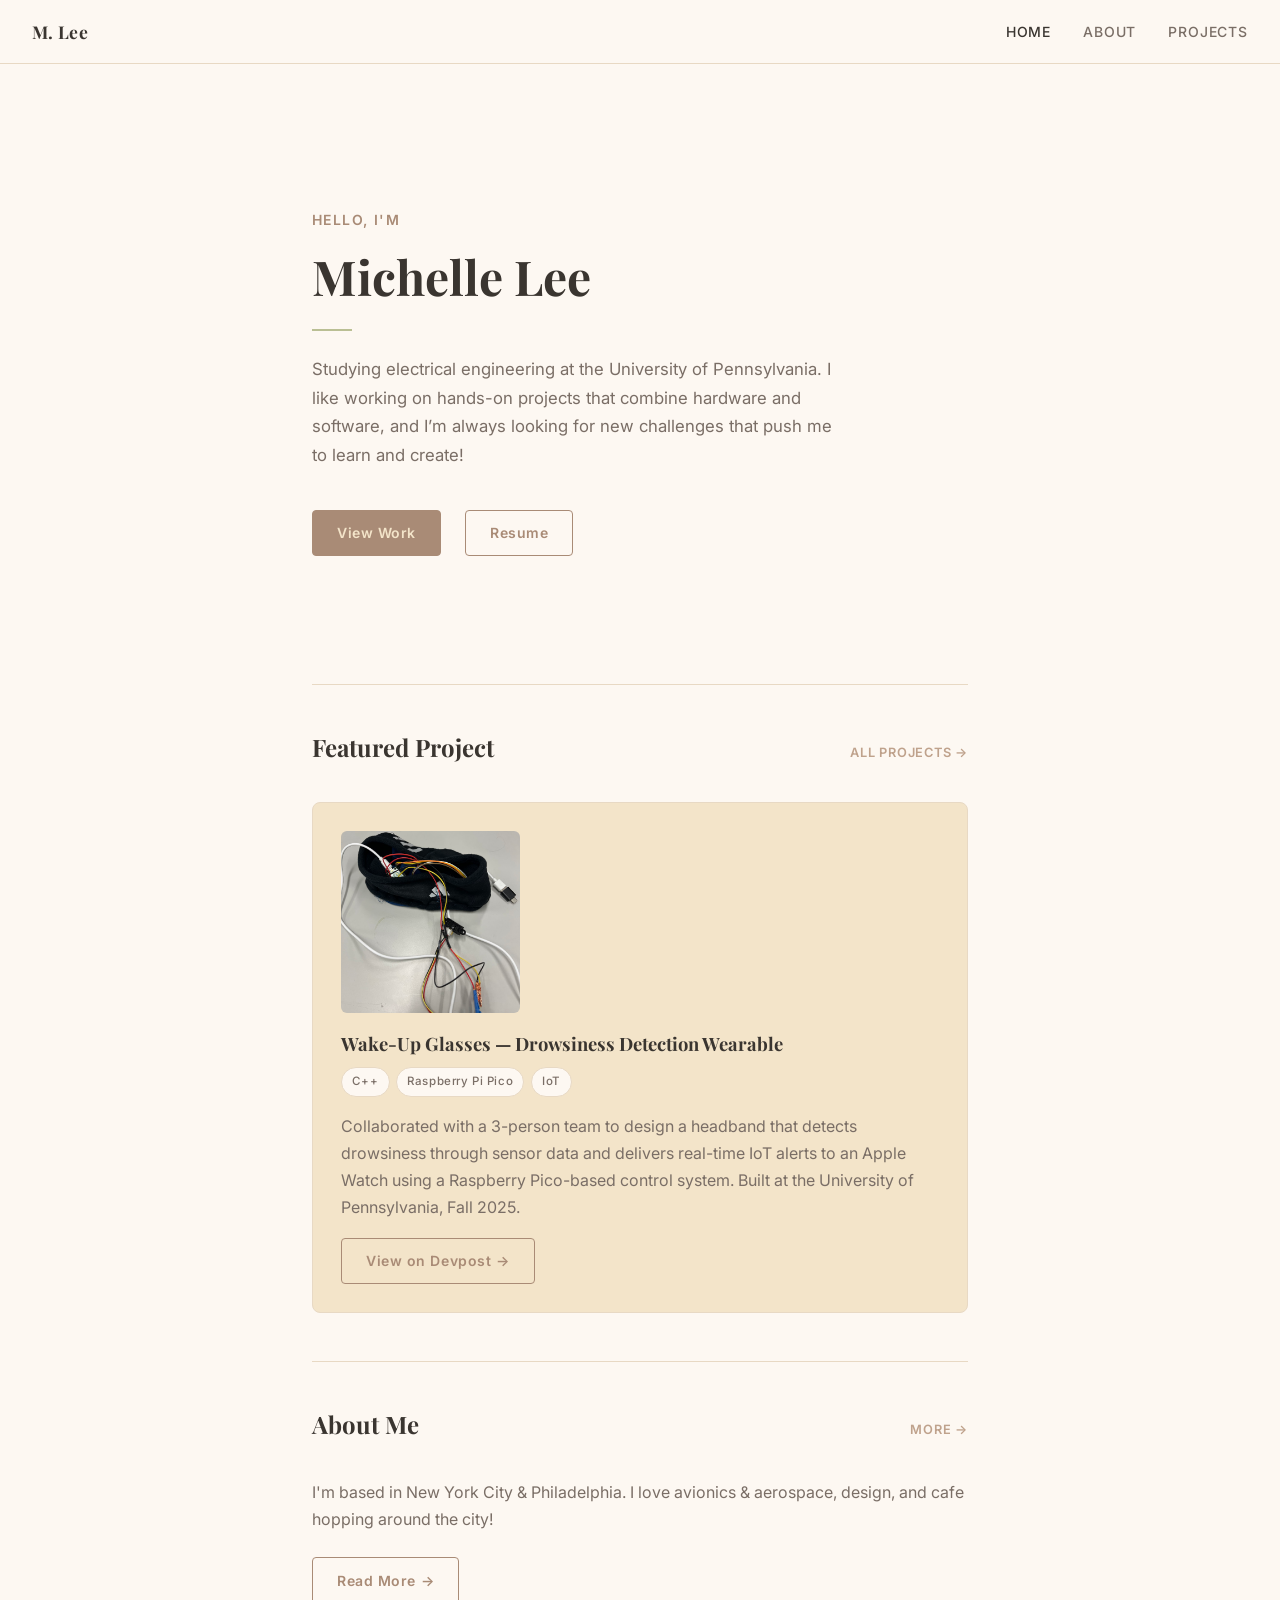
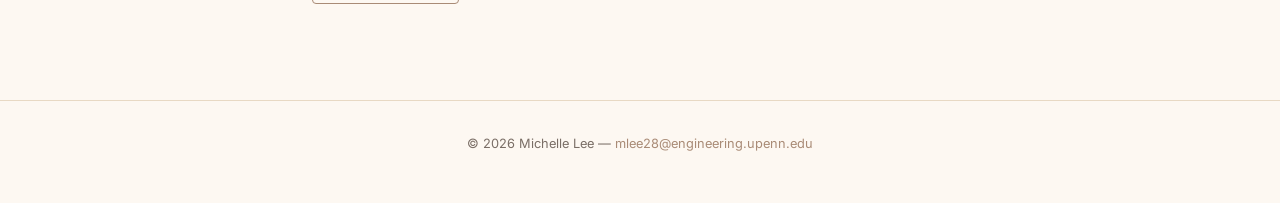
<file: index.html>
<!DOCTYPE html>
<html lang="en">
<head>
  <meta charset="UTF-8" />
  <meta name="viewport" content="width=device-width, initial-scale=1.0" />
  <title>M. Lee — Portfolio</title>
  <link rel="preconnect" href="https://fonts.googleapis.com" />
  <link rel="preconnect" href="https://fonts.gstatic.com" crossorigin />
  <link href="https://fonts.googleapis.com/css2?family=Inter:wght@400;500;600&family=Playfair+Display:wght@700&display=swap" rel="stylesheet" />
  <link rel="stylesheet" href="style.css" />
</head>
<body>

  <nav>
    <a href="index.html" class="nav-logo">M. Lee</a>
    <ul class="nav-links">
      <li><a href="index.html" class="active">Home</a></li>
      <li><a href="about.html">About</a></li>
      <li><a href="projects.html">Projects</a></li>
    </ul>
  </nav>

  <main class="page">

    <!-- Hero -->
    <section class="hero">
      <p class="hero-greeting">Hello, I'm</p>
      <h1>Michelle Lee</h1>
      <div class="divider"></div>
      <p class="hero-sub">
        Studying electrical engineering at the University of Pennsylvania. I like 
        working on hands-on projects that combine hardware and software, and I’m 
        always looking for new challenges that push me to learn and create!
      </p>
      <div class="hero-actions">
        <a href="projects.html" class="btn btn-primary">View Work</a>
        <a href="resume.pdf" class="btn btn-outline" target="_blank">Resume</a>
      </div>
    </section>

    <!-- Featured project teaser -->
    <section class="section">
      <div class="section-header">
        <h2>Featured Project</h2>
        <a href="projects.html" class="section-link">All Projects →</a>
      </div>
      <div class="featured-card">
        <img src="images/wake-up-glasses.png" alt="Wake-Up Glasses prototype — headband with Raspberry Pi Pico and sensor wiring" style="width:30%; border-radius:6px; margin-bottom:1.25rem;">
        <h3>Wake-Up Glasses — Drowsiness Detection Wearable</h3>
        <div class="tag-list">
          <span class="tag">C++</span>
          <span class="tag">Raspberry Pi Pico</span>
          <span class="tag">IoT</span>
        </div>
        <p>
          Collaborated with a 3-person team to design a headband that detects drowsiness through sensor data and delivers real-time IoT alerts to an Apple Watch using a Raspberry Pico-based control system. Built at the University of Pennsylvania, Fall 2025.
        </p>
        <a href="https://devpost.com/software/wake-up-glasses" class="btn btn-outline" style="margin-left:0;" target="_blank">View on Devpost →</a>
      </div>
    </section>

    <!-- About teaser -->
    <section class="section">
      <div class="section-header">
        <h2>About Me</h2>
        <a href="about.html" class="section-link">More →</a>
      </div>
      <p>
        I'm based in New York City & Philadelphia. I love avionics & aerospace, design,
        and cafe hopping around the city!
      </p>
      <a href="about.html" class="btn btn-outline" style="margin-left:0; margin-top:0.5rem;">Read More →</a>
    </section>

  </main>

  <footer>
    <p>
      &copy; 2026 Michelle Lee &mdash;
      <a href="mailto:hello@example.com">mlee28@engineering.upenn.edu</a>
    </p>
  </footer>

</body>
</html>
</file>
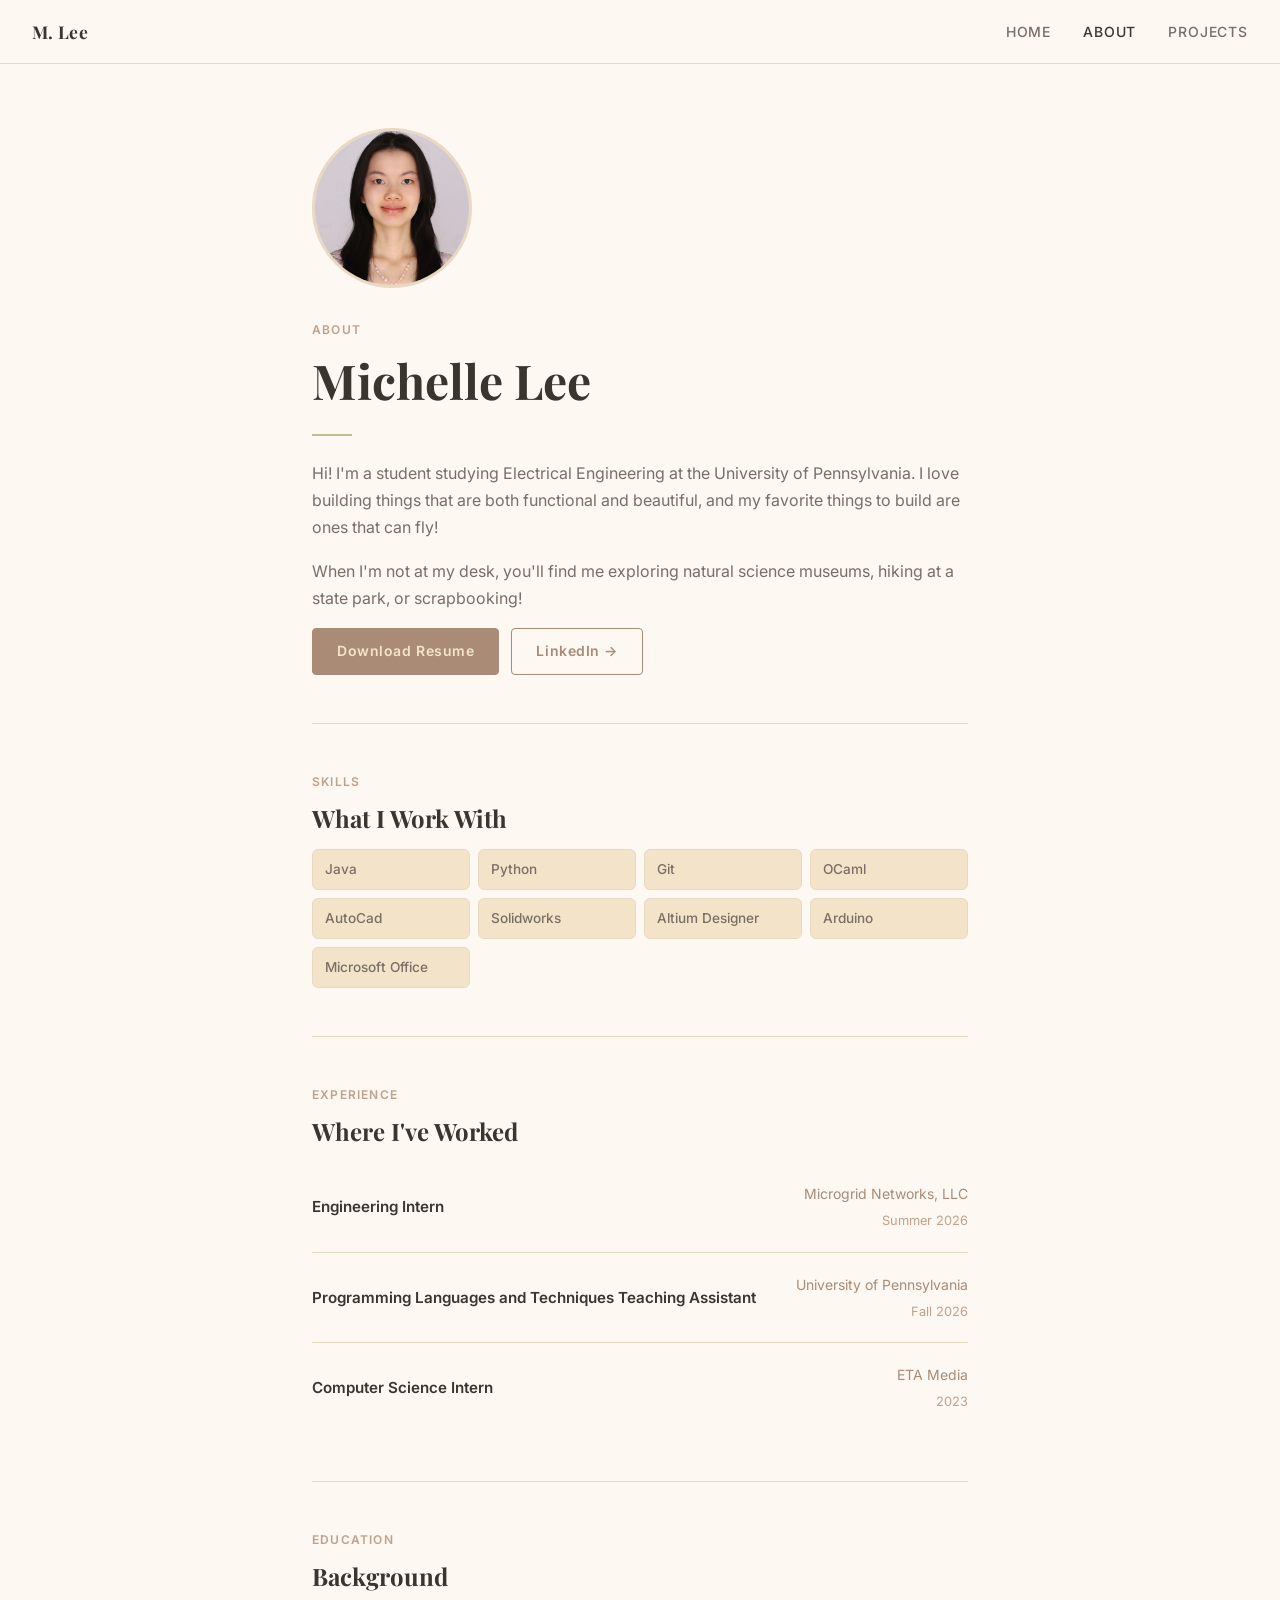
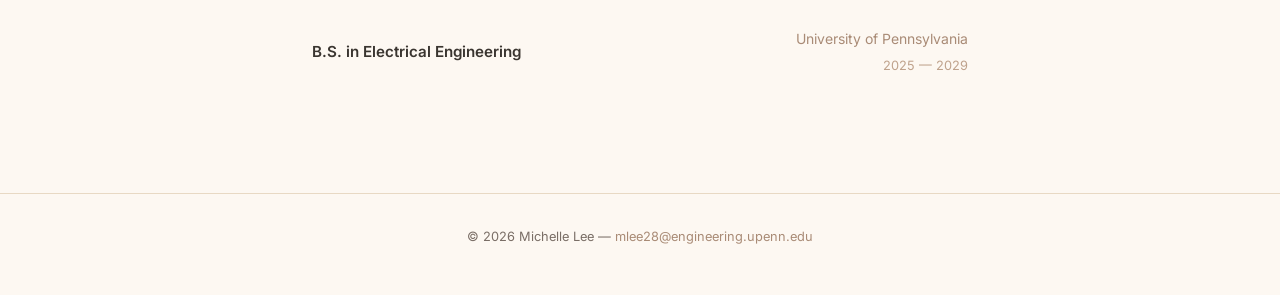
<file: about.html>
<!DOCTYPE html>
<html lang="en">
<head>
  <meta charset="UTF-8" />
  <meta name="viewport" content="width=device-width, initial-scale=1.0" />
  <title>About — Michelle Lee</title>
  <link rel="preconnect" href="https://fonts.googleapis.com" />
  <link rel="preconnect" href="https://fonts.gstatic.com" crossorigin />
  <link href="https://fonts.googleapis.com/css2?family=Inter:wght@400;500;600&family=Playfair+Display:wght@700&display=swap" rel="stylesheet" />
  <link rel="stylesheet" href="style.css" />
</head>
<body>

  <nav>
    <a href="index.html" class="nav-logo">M. Lee</a>
    <ul class="nav-links">
      <li><a href="index.html">Home</a></li>
      <li><a href="about.html" class="active">About</a></li>
      <li><a href="projects.html">Projects</a></li>
    </ul>
  </nav>

  <main class="page">

    <!-- Intro -->
    <section class="about-intro">
      <div style="display:flex; gap:2rem; align-items:flex-start; flex-wrap:wrap;">
        <img src="images/michelle.JPEG" alt="Michelle Lee" class="about-photo" style="object-position: center 30%;">
        <div class="about-text">
          <span class="label">About</span>
          <h1>Michelle Lee</h1>
          <div class="divider"></div>
          <p>
            Hi! I'm a student studying Electrical Engineering at the University of Pennsylvania. 
            I love building things that are
            both functional and beautiful, and my favorite things to build are ones that can fly! 
          </p>
          
          <p>
            When I'm not at my desk, you'll find me exploring natural science museums,
            hiking at a state park, or scrapbooking!
          </p>
          <div style="display:flex; gap:0.75rem; flex-wrap:wrap; margin-top:0.5rem;">
            <a href="resume.pdf" class="btn btn-primary" target="_blank">Download Resume</a>
            <a href="https://www.linkedin.com/in/michelle-lee-ab9937246/" class="btn btn-outline" target="_blank" style="margin-left:0;">LinkedIn →</a>
          </div>
        </div>
      </div>
    </section>

    <!-- Skills -->
    <section class="section">
      <span class="label">Skills</span>
      <h2>What I Work With</h2>
      <div class="skills-grid">
        <div class="skill-item">Java</div>
        <div class="skill-item">Python</div>
        <div class="skill-item">Git</div>
        <div class="skill-item">OCaml</div>
        <div class="skill-item">AutoCad</div>
        <div class="skill-item">Solidworks</div>
        <div class="skill-item">Altium Designer</div>
        <div class="skill-item">Arduino</div>
        <div class="skill-item">Microsoft Office</div>
      </div>
    </section>

    <!-- Experience -->
    <section class="section">
      <span class="label">Experience</span>
      <h2>Where I've Worked</h2>
      <ul class="experience-list">
        <li>
          <span class="exp-role">Engineering Intern</span>
          <span class="exp-company">Microgrid Networks, LLC</span>
          <span class="exp-period">Summer 2026</span>
        </li>
        <li>
          <span class="exp-role">Programming Languages and Techniques Teaching Assistant</span>
          <span class="exp-company">University of Pennsylvania</span>
          <span class="exp-period">Fall 2026</span>
        </li>
        <li>
          <span class="exp-role">Computer Science Intern</span>
          <span class="exp-company">ETA Media</span>
          <span class="exp-period">2023</span>
        </li>
      </ul>
    </section>

    <!-- Education -->
    <section class="section">
      <span class="label">Education</span>
      <h2>Background</h2>
      <ul class="experience-list">
        <li>
          <span class="exp-role">B.S. in Electrical Engineering</span>
          <span class="exp-company">University of Pennsylvania</span>
          <span class="exp-period">2025 — 2029</span>
        </li>
      </ul>
    </section>

  </main>

  <footer>
    <p>
      &copy; 2026 Michelle Lee &mdash;
      <a href="mailto:hello@example.com">mlee28@engineering.upenn.edu</a>
    </p>
  </footer>

</body>
</html>
</file>
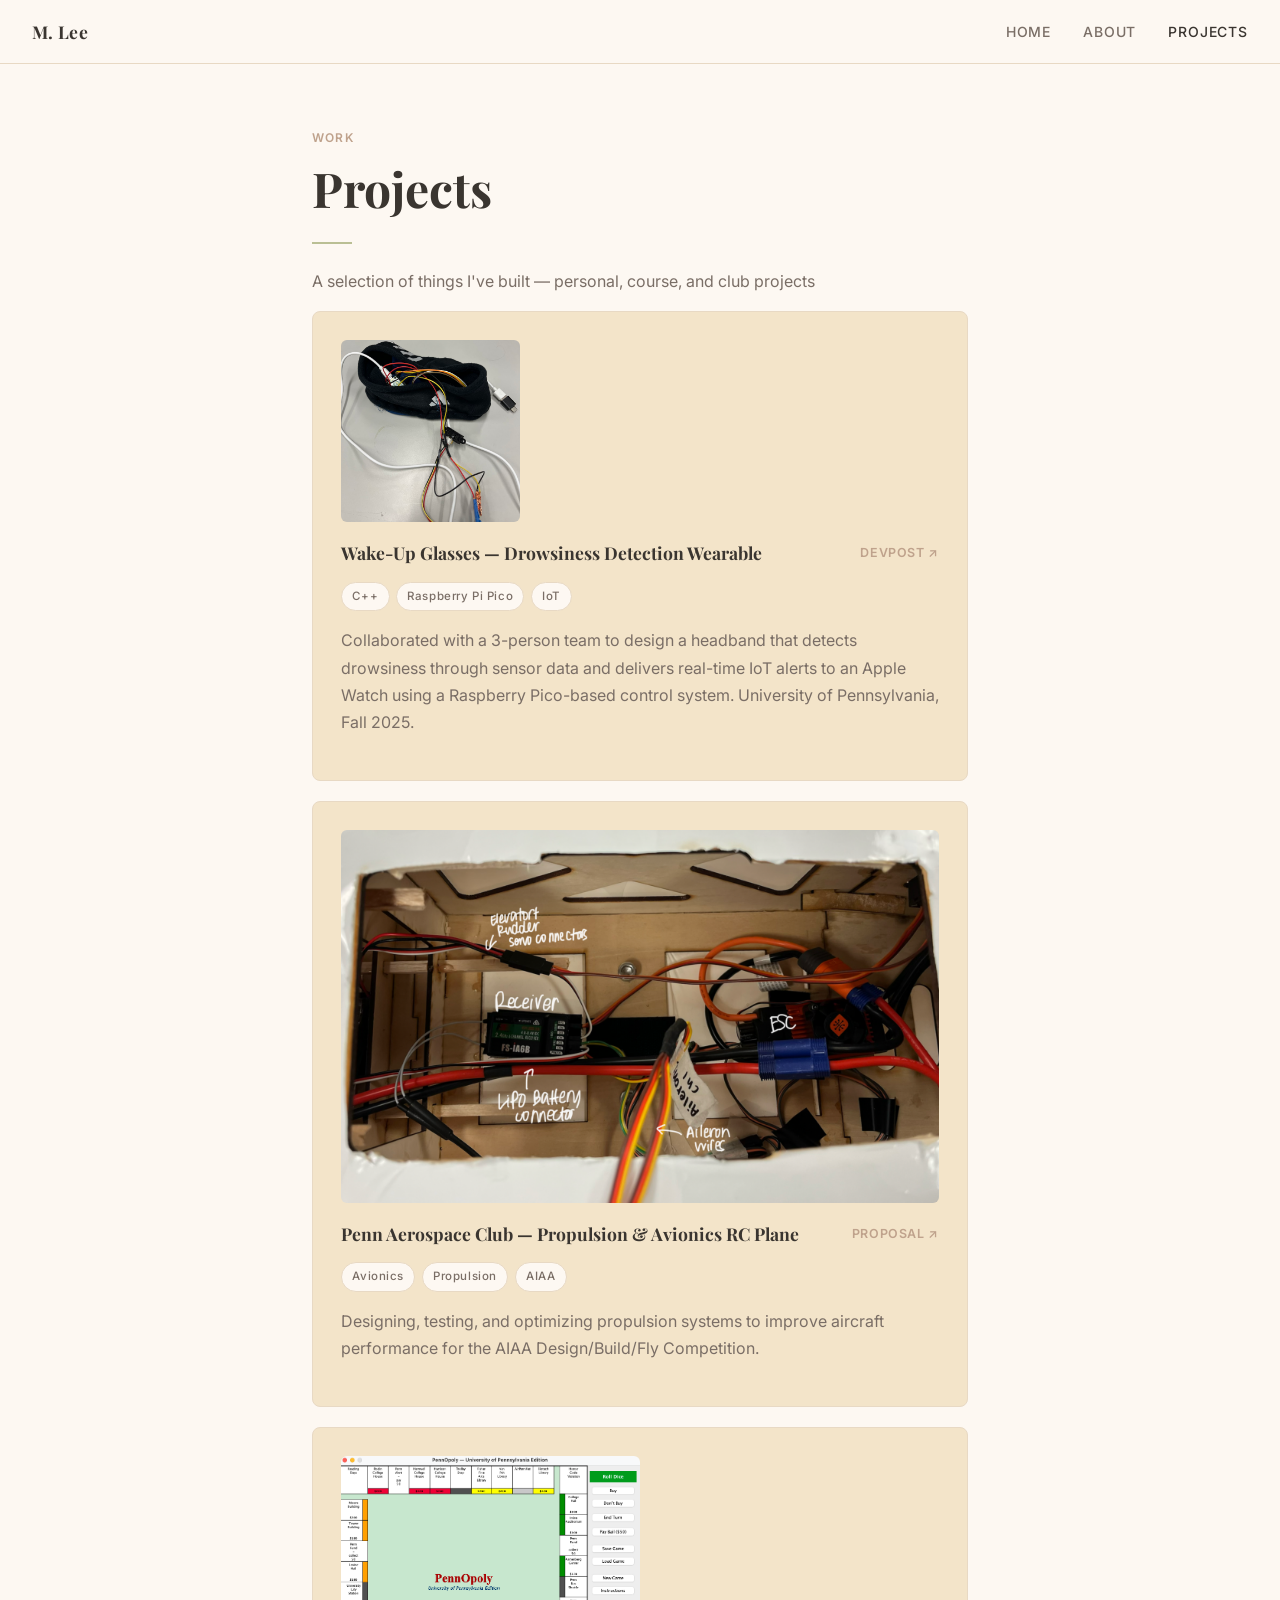
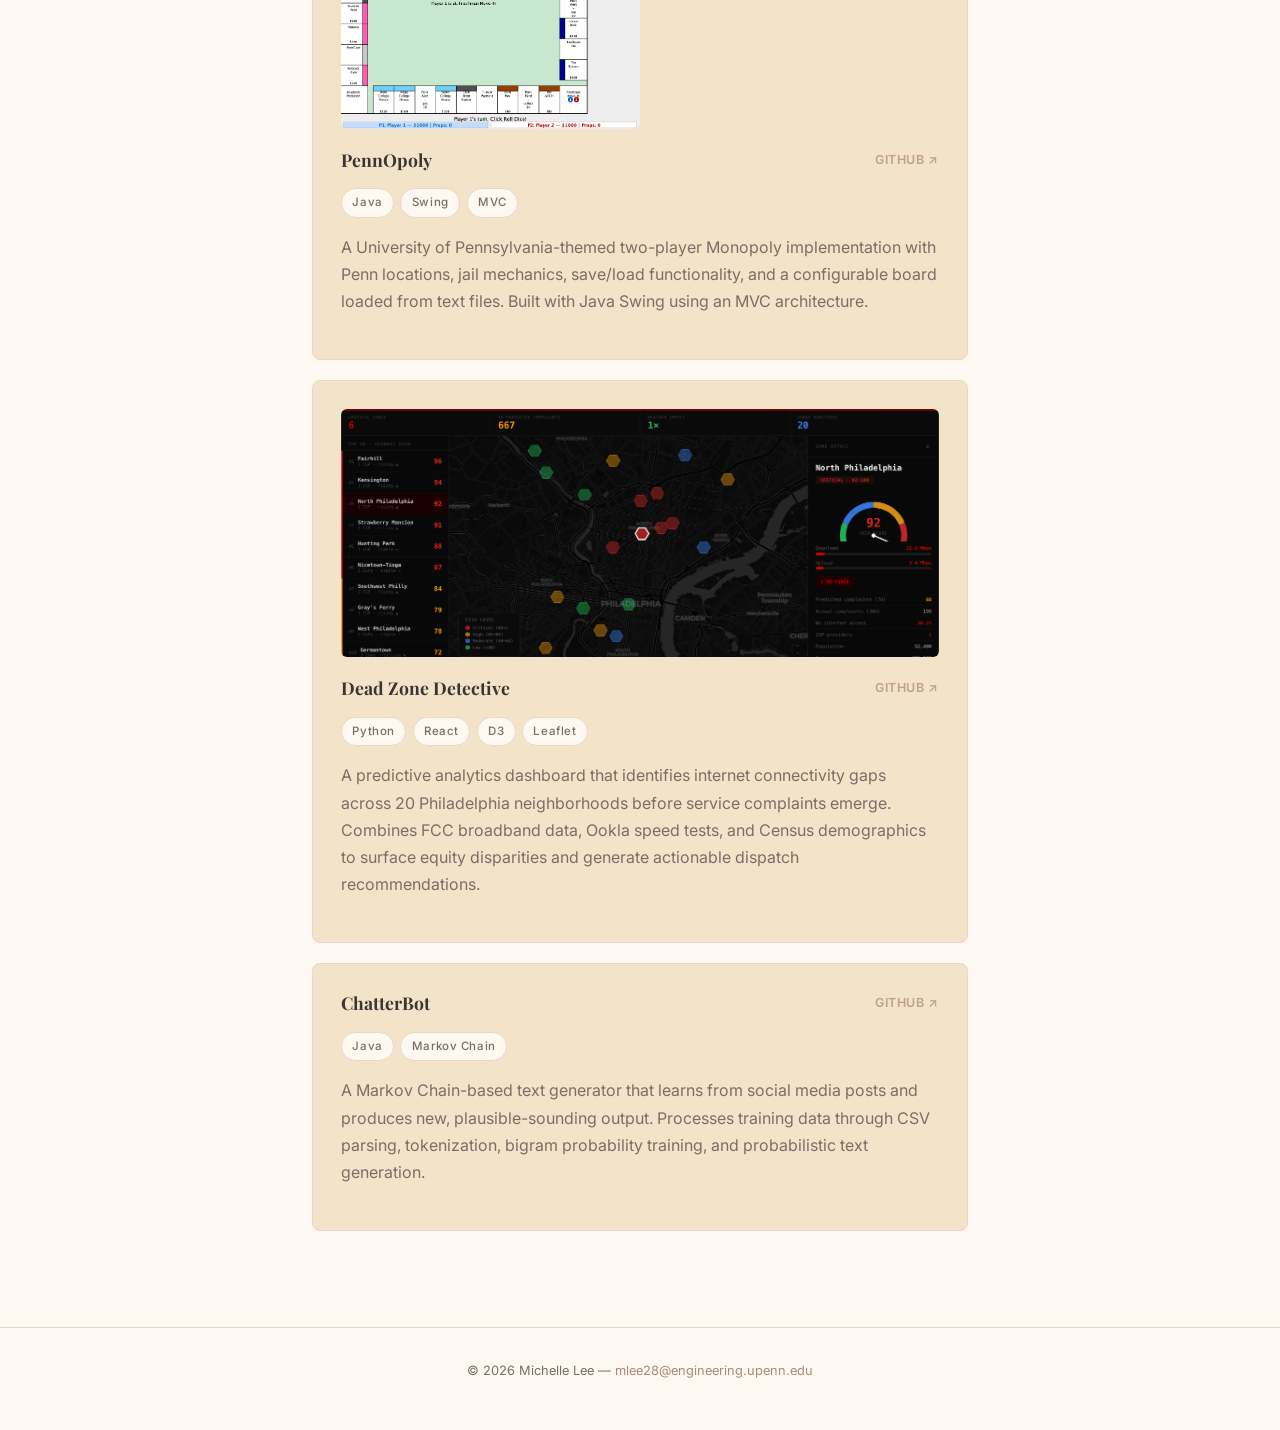
<file: projects.html>
<!DOCTYPE html>
<html lang="en">
<head>
  <meta charset="UTF-8" />
  <meta name="viewport" content="width=device-width, initial-scale=1.0" />
  <title>Projects — M. Lee</title>
  <link rel="preconnect" href="https://fonts.googleapis.com" />
  <link rel="preconnect" href="https://fonts.gstatic.com" crossorigin />
  <link href="https://fonts.googleapis.com/css2?family=Inter:wght@400;500;600&family=Playfair+Display:wght@700&display=swap" rel="stylesheet" />
  <link rel="stylesheet" href="style.css" />
</head>
<body>

  <nav>
    <a href="index.html" class="nav-logo">M. Lee</a>
    <ul class="nav-links">
      <li><a href="index.html">Home</a></li>
      <li><a href="about.html">About</a></li>
      <li><a href="projects.html" class="active">Projects</a></li>
    </ul>
  </nav>

  <main class="page">

    <span class="label">Work</span>
    <h1>Projects</h1>
    <div class="divider"></div>
    <p> A selection of things I've built — personal, course, and club projects </p>

    <div class="projects-grid">

      <div class="project-card">
        <img src="images/wake-up-glasses.png" alt="Wake-Up Glasses prototype — headband with Raspberry Pi Pico and sensor wiring" style="width:30%; border-radius:6px; margin-bottom:1.25rem;">
        <div class="project-card-header">
          <h3>Wake-Up Glasses — Drowsiness Detection Wearable</h3>
          <div class="project-links">
            <a href="https://devpost.com/software/wake-up-glasses" class="project-link" target="_blank">Devpost ↗</a>
          </div>
        </div>
        <div class="tag-list">
          <span class="tag">C++</span>
          <span class="tag">Raspberry Pi Pico</span>
          <span class="tag">IoT</span>
        </div>
        <p>
          Collaborated with a 3-person team to design a headband that detects drowsiness through sensor data and delivers real-time IoT alerts to an Apple Watch using a Raspberry Pico-based control system. University of Pennsylvania, Fall 2025.
        </p>
      </div>

      <div class="project-card">
        <img src="images/aerospace.png" alt="Penn Aerospace Club RC plane" style="width:100%; border-radius:6px; margin-bottom:1.25rem;">
        <div class="project-card-header">
          <h3>Penn Aerospace Club — Propulsion &amp; Avionics RC Plane</h3>
          <div class="project-links">
            <a href="2026DBF_UniversityOfPennsylvania_PROPOSAL.pdf" class="project-link" target="_blank">Proposal ↗</a>
          </div>
        </div>
        <div class="tag-list">
          <span class="tag">Avionics</span>
          <span class="tag">Propulsion</span>
          <span class="tag">AIAA</span>
        </div>
        <p>
          Designing, testing, and optimizing propulsion systems to improve aircraft performance for the AIAA Design/Build/Fly Competition.
        </p>
      </div>

      <div class="project-card">
        <img src="images/pennopoly.png" alt="PennOpoly game screenshot" style="width:50%; border-radius:6px; margin-bottom:1.25rem;">
        <div class="project-card-header">
          <h3>PennOpoly</h3>
          <div class="project-links">
            <a href="https://github.com/mlxelle/pennopoly" class="project-link" target="_blank">GitHub ↗</a>
          </div>
        </div>
        <div class="tag-list">
          <span class="tag">Java</span>
          <span class="tag">Swing</span>
          <span class="tag">MVC</span>
        </div>
        <p>
          A University of Pennsylvania-themed two-player Monopoly implementation with Penn locations, jail mechanics, save/load functionality, and a configurable board loaded from text files. Built with Java Swing using an MVC architecture.
        </p>
      </div>

      <div class="project-card">
        <img src="images/dead-zone.png" alt="Dead Zone Detective dashboard" style="width:100%; border-radius:6px; margin-bottom:1.25rem;">
        <div class="project-card-header">
          <h3>Dead Zone Detective</h3>
          <div class="project-links">
            <a href="https://github.com/mlxelle/dead-zone-detective" class="project-link" target="_blank">GitHub ↗</a>
          </div>
        </div>
        <div class="tag-list">
          <span class="tag">Python</span>
          <span class="tag">React</span>
          <span class="tag">D3</span>
          <span class="tag">Leaflet</span>
        </div>
        <p>
          A predictive analytics dashboard that identifies internet connectivity gaps across 20 Philadelphia neighborhoods before service complaints emerge. Combines FCC broadband data, Ookla speed tests, and Census demographics to surface equity disparities and generate actionable dispatch recommendations.
        </p>
      </div>

      <div class="project-card">
        <div class="project-card-header">
          <h3>ChatterBot</h3>
          <div class="project-links">
            <a href="https://github.com/mlxelle/chatterbot" class="project-link" target="_blank">GitHub ↗</a>
          </div>
        </div>
        <div class="tag-list">
          <span class="tag">Java</span>
          <span class="tag">Markov Chain</span>
        </div>
        <p>
          A Markov Chain-based text generator that learns from social media posts and produces new, plausible-sounding output. Processes training data through CSV parsing, tokenization, bigram probability training, and probabilistic text generation.
        </p>
      </div>


    </div>
  </main>

  <footer>
    <p>
      &copy; 2026 Michelle Lee &mdash;
      <a href="mailto:hello@example.com">mlee28@engineering.upenn.edu</a>
    </p>
  </footer>

</body>
</html>
</file>
<file: style.css>
/* =====================
   Reset & Base
   ===================== */
*, *::before, *::after {
  box-sizing: border-box;
  margin: 0;
  padding: 0;
}

:root {
  --clay:    #A98B76;
  --sand:    #BFA28C;
  --cream:   #F3E4C9;
  --sage:    #BABF94;
  --text:    #3a3530;
  --muted:   #7a6e66;
  --bg:      #fdf8f2;
  --border:  #e8d9c4;

  --font-sans: 'Inter', system-ui, sans-serif;
  --font-serif: 'Playfair Display', Georgia, serif;

  --max-w: 720px;
  --nav-h: 64px;
}

html {
  scroll-behavior: smooth;
}

body {
  font-family: var(--font-sans);
  background: var(--bg);
  color: var(--text);
  line-height: 1.7;
  font-size: 16px;
}

img {
  display: block;
  max-width: 100%;
}

a {
  color: var(--clay);
  text-decoration: none;
  transition: color 0.2s;
}

a:hover {
  color: var(--text);
}

/* =====================
   Nav
   ===================== */
nav {
  position: sticky;
  top: 0;
  z-index: 100;
  height: var(--nav-h);
  background: var(--bg);
  border-bottom: 1px solid var(--border);
  display: flex;
  align-items: center;
  justify-content: space-between;
  padding: 0 2rem;
}

.nav-logo {
  font-family: var(--font-serif);
  font-size: 1.1rem;
  font-weight: 700;
  color: var(--text);
  letter-spacing: 0.02em;
}

.nav-links {
  display: flex;
  gap: 2rem;
  list-style: none;
}

.nav-links a {
  font-size: 0.875rem;
  letter-spacing: 0.06em;
  text-transform: uppercase;
  color: var(--muted);
  font-weight: 500;
}

.nav-links a:hover,
.nav-links a.active {
  color: var(--text);
}

/* =====================
   Page Wrapper
   ===================== */
.page {
  max-width: var(--max-w);
  margin: 0 auto;
  padding: 4rem 2rem 6rem;
}

/* =====================
   Typography
   ===================== */
h1, h2, h3 {
  font-family: var(--font-serif);
  font-weight: 700;
  line-height: 1.2;
  color: var(--text);
}

h1 { font-size: clamp(2rem, 5vw, 3rem); }
h2 { font-size: 1.5rem; margin-bottom: 1rem; }
h3 { font-size: 1.1rem; margin-bottom: 0.4rem; }

p { color: var(--muted); margin-bottom: 1rem; }

.label {
  font-size: 0.75rem;
  letter-spacing: 0.1em;
  text-transform: uppercase;
  color: var(--sand);
  font-weight: 600;
  margin-bottom: 0.75rem;
  display: block;
}

/* =====================
   Divider
   ===================== */
.divider {
  width: 40px;
  height: 2px;
  background: var(--sage);
  margin: 1.5rem 0;
}

/* =====================
   HOME — Hero
   ===================== */
.hero {
  padding-top: 5rem;
  padding-bottom: 5rem;
}

.hero-greeting {
  font-size: 0.875rem;
  letter-spacing: 0.1em;
  text-transform: uppercase;
  color: var(--clay);
  font-weight: 600;
  margin-bottom: 1rem;
}

.hero h1 {
  margin-bottom: 1.25rem;
}

.hero-sub {
  font-size: 1.05rem;
  max-width: 520px;
  margin-bottom: 2.5rem;
}

.btn {
  display: inline-block;
  padding: 0.65rem 1.5rem;
  font-size: 0.875rem;
  font-weight: 600;
  letter-spacing: 0.04em;
  border-radius: 4px;
  transition: background 0.2s, color 0.2s, border-color 0.2s;
}

.btn-primary {
  background: var(--clay);
  color: var(--cream);
  border: 1px solid var(--clay);
}

.btn-primary:hover {
  background: var(--text);
  border-color: var(--text);
  color: var(--cream);
}

.btn-outline {
  background: transparent;
  color: var(--clay);
  border: 1px solid var(--clay);
  margin-left: 0.75rem;
}

.btn-outline:hover {
  background: var(--clay);
  color: var(--cream);
}

.hero-actions {
  display: flex;
  flex-wrap: wrap;
  gap: 0.75rem;
  align-items: center;
}

/* =====================
   HOME — Teaser Sections
   ===================== */
.section {
  border-top: 1px solid var(--border);
  padding-top: 3rem;
  margin-top: 3rem;
}

.section-header {
  display: flex;
  align-items: baseline;
  justify-content: space-between;
  margin-bottom: 1.5rem;
}

.section-link {
  font-size: 0.8rem;
  letter-spacing: 0.06em;
  text-transform: uppercase;
  color: var(--sand);
  font-weight: 600;
}

.section-link:hover {
  color: var(--clay);
}

/* Featured project card on home */
.featured-card {
  background: var(--cream);
  border: 1px solid var(--border);
  border-radius: 8px;
  padding: 1.75rem;
}

.featured-card h3 {
  font-size: 1.15rem;
}

.tag-list {
  display: flex;
  flex-wrap: wrap;
  gap: 0.4rem;
  margin: 0.75rem 0 1rem;
}

.tag {
  font-size: 0.72rem;
  letter-spacing: 0.05em;
  padding: 0.25rem 0.65rem;
  border-radius: 20px;
  background: var(--bg);
  border: 1px solid var(--border);
  color: var(--muted);
  font-weight: 500;
}

/* =====================
   ABOUT
   ===================== */
.about-intro {
  display: grid;
  gap: 2.5rem;
}

.about-photo {
  width: 160px;
  height: 160px;
  border-radius: 50%;
  object-fit: cover;
  border: 3px solid var(--border);
  background: var(--cream);
}

.about-photo-placeholder {
  width: 160px;
  height: 160px;
  border-radius: 50%;
  background: var(--cream);
  border: 3px solid var(--border);
  display: flex;
  align-items: center;
  justify-content: center;
  font-size: 3rem;
  color: var(--sand);
  flex-shrink: 0;
}

.about-text h1 {
  margin-bottom: 0.5rem;
}

.skills-grid {
  display: grid;
  grid-template-columns: repeat(auto-fill, minmax(140px, 1fr));
  gap: 0.5rem;
  margin-top: 0.75rem;
}

.skill-item {
  background: var(--cream);
  border: 1px solid var(--border);
  border-radius: 6px;
  padding: 0.5rem 0.75rem;
  font-size: 0.85rem;
  color: var(--muted);
  font-weight: 500;
}

.experience-list {
  list-style: none;
  margin-top: 0.75rem;
}

.experience-list li {
  padding: 1.25rem 0;
  border-bottom: 1px solid var(--border);
  display: grid;
  grid-template-columns: 1fr auto;
  gap: 0.25rem 1rem;
}

.experience-list li:last-child {
  border-bottom: none;
}

.exp-role {
  font-weight: 600;
  color: var(--text);
  font-size: 0.95rem;
  grid-row: span 2;
  align-self: center;
}

.exp-company {
  color: var(--clay);
  font-size: 0.875rem;
  text-align: right;
}

.exp-period {
  font-size: 0.8rem;
  color: var(--sand);
  text-align: right;
  white-space: nowrap;
}

/* =====================
   PROJECTS
   ===================== */
.projects-grid {
  display: grid;
  gap: 1.25rem;
  margin-top: 1rem;
}

.project-card {
  background: var(--cream);
  border: 1px solid var(--border);
  border-radius: 8px;
  padding: 1.75rem;
  transition: border-color 0.2s, box-shadow 0.2s;
}

.project-card:hover {
  border-color: var(--sand);
  box-shadow: 0 4px 16px rgba(169, 139, 118, 0.12);
}

.project-card-header {
  display: flex;
  align-items: flex-start;
  justify-content: space-between;
  gap: 1rem;
  margin-bottom: 0.5rem;
}

.project-links {
  display: flex;
  gap: 0.75rem;
  flex-shrink: 0;
}

.project-link {
  font-size: 0.78rem;
  letter-spacing: 0.05em;
  text-transform: uppercase;
  font-weight: 600;
  color: var(--sand);
}

.project-link:hover {
  color: var(--clay);
}

/* =====================
   Footer
   ===================== */
footer {
  border-top: 1px solid var(--border);
  padding: 2rem;
  text-align: center;
  font-size: 0.8rem;
  color: var(--sand);
}

footer a {
  color: var(--clay);
}

/* =====================
   Responsive
   ===================== */
@media (max-width: 600px) {
  nav {
    padding: 0 1.25rem;
  }

  .page {
    padding: 2.5rem 1.25rem 4rem;
  }

  .btn-outline {
    margin-left: 0;
  }

  .experience-list li {
    grid-template-columns: 1fr;
  }

  .exp-period {
    text-align: left;
    grid-row: auto;
  }
}
</file>
